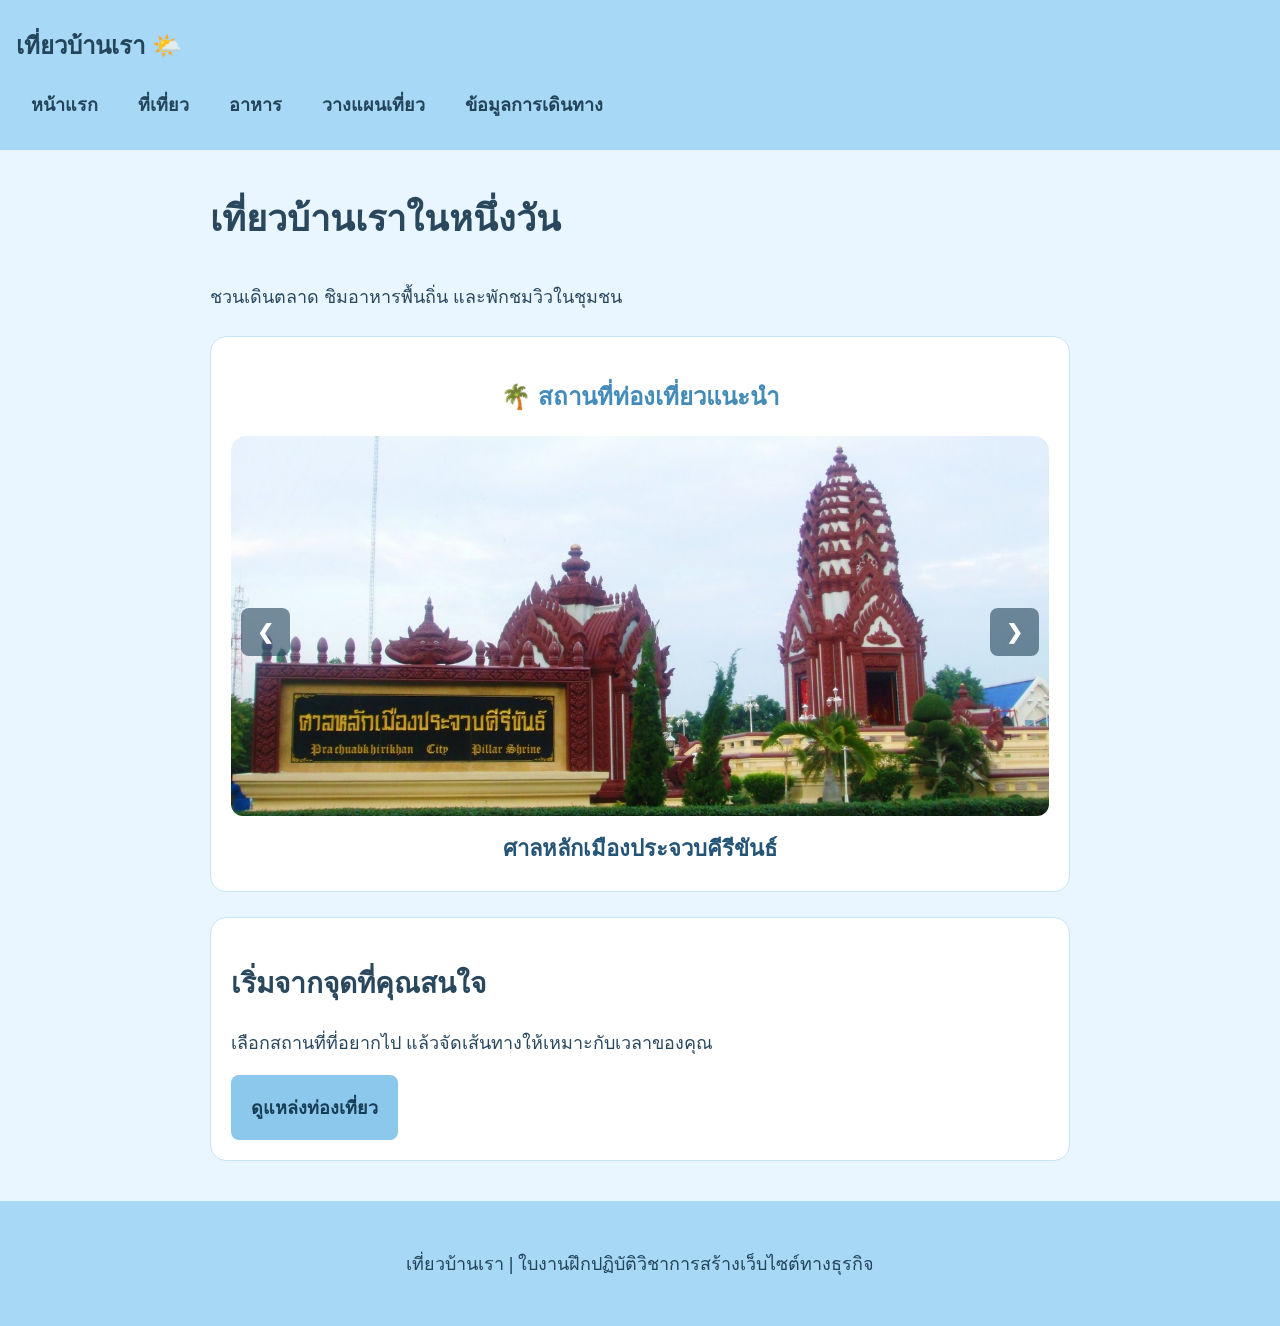
<file: index.html>
<!DOCTYPE html>
<html lang="th">

<head>
    <meta charset="UTF-8">
    <meta name="viewport" content="width=device-width, initial-scale=1.0">
    <title>หน้าแรก | เที่ยวบ้านเรา</title>

    <style>
        * {
            box-sizing: border-box;
        }

        body {
            margin: 0;
            font-family: sans-serif;
            background-color: #EAF6FF;
            color: #29485E;
        }

        header {
            background-color: #A7D8F5;
            color: #23445A;
            padding: 16px;
        }

        .site-name {
            font-size: 24px;
            font-weight: bold;
            margin: 10px 0 25px;
        }

        nav ul {
            list-style: none;
            display: flex;
            flex-wrap: wrap;
            gap: 40px;
            padding: 0;
            margin: 0 15px 15px;
        }

        nav a {
            color: #23445A;
            font-size: 18px;
            font-weight: bold;
            text-decoration: none;
        }

        nav a:hover {
            color: white;
        }

        main {
            max-width: 900px;
            margin: 40px auto;
            padding: 0 20px;
        }

        h1 {
            font-size: 36px;
            margin-bottom: 35px;
        }

        main > p {
            font-size: 18px;
            margin-bottom: 25px;
        }

        .card {
            background-color: #FFFFFF;
            border: 1px solid #C5E5F8;
            border-radius: 16px;
            padding: 20px;
            margin-top: 25px;
        }

        .card h2 {
            font-size: 28px;
        }

        .card p {
            font-size: 18px;
        }

        .button {
            display: inline-block;
            background-color: #8CC8EB;
            color: #173D55;
            text-decoration: none;
            padding: 18px 20px;
            border-radius: 8px;
            font-size: 18px;
            font-weight: bold;
        }

        .button:hover {
            background-color: #69B5E2;
        }

        /* สไลด์รูปภาพ */
        .slider {
            background: white;
            padding: 20px;
            margin-top: 25px;
            border-radius: 16px;
            text-align: center;
            border: 1px solid #C5E5F8;
        }

        .slider h2 {
            color: #438BB8;
        }

        .slider-container {
            position: relative;
            width: 100%;
            overflow: hidden;
            border-radius: 15px;
        }

        .slides {
            display: flex;
            transition: transform 0.5s ease-in-out;
        }

        .slide {
            min-width: 100%;
            box-sizing: border-box;
        }

        .slide img {
            width: 100%;
            height: 380px;
            object-fit: cover;
            display: block;
            border-radius: 12px;
        }

        .slide h3 {
            padding: 15px 10px 5px;
            margin: 0;
            color: #245577;
            font-size: 22px;
        }

        /* ปุ่มกดเลื่อนซ้าย-ขวา */
        .prev, .next {
            cursor: pointer;
            position: absolute;
            top: 45%;
            transform: translateY(-50%);
            width: auto;
            padding: 12px 16px;
            color: white;
            font-weight: bold;
            font-size: 20px;
            background-color: rgba(35, 68, 90, 0.6);
            border: none;
            border-radius: 8px;
            user-select: none;
        }

        .prev {
            left: 10px;
        }

        .next {
            right: 10px;
        }

        .prev:hover, .next:hover {
            background-color: rgba(35, 68, 90, 0.9);
        }

        footer {
            background-color: #A7D8F5;
            color: #23445A;
            padding: 30px 16px;
            margin-top: 40px;
            font-size: 18px;
            text-align: center;
        }

        @media (max-width: 600px) {
            nav ul {
                gap: 15px;
            }

            main {
                margin: 25px auto;
            }

            h1 {
                font-size: 28px;
            }

            .slide img {
                height: 240px;
            }
        }
    </style>
</head>

<body>

    <header>
        <p class="site-name">เที่ยวบ้านเรา 🌤️</p>

        <nav aria-label="เมนูหลัก">
            <ul>
                <li><a href="index.html">หน้าแรก</a></li>
                <li><a href="places.html">ที่เที่ยว</a></li>
                <li><a href="food.html">อาหาร</a></li>
                <li><a href="plan.html">วางแผนเที่ยว</a></li>
                <li><a href="travel.html">ข้อมูลการเดินทาง</a></li>
            </ul>
        </nav>
    </header>

    <main>

        <h1>เที่ยวบ้านเราในหนึ่งวัน</h1>

        <p>ชวนเดินตลาด ชิมอาหารพื้นถิ่น และพักชมวิวในชุมชน</p>

        <!-- รูปภาพเลื่อนอัตโนมัติ + ปุ่มกด -->
        <section class="slider">

            <h2>🌴 สถานที่ท่องเที่ยวแนะนำ</h2>

            <div class="slider-container">

                <div class="slides" id="slideTrack">

                    <div class="slide">
                        <img src="images/lukmuang.jpg" alt="ศาลหลักเมืองประจวบคีรีขันธ์">
                        <h3>ศาลหลักเมืองประจวบคีรีขันธ์</h3>
                    </div>

                    <div class="slide">
                        <img src="images/aomanow.jpg" alt="อ่าวมะนาว">
                        <h3>อ่าวมะนาว</h3>
                    </div>

                    <div class="slide">
                        <img src="images/Kaow.jpg" alt="เขาช่องกระจก">
                        <h3>เขาช่องกระจก</h3>
                    </div>

                    <div class="slide">
                        <img src="images/KLM.jpg" alt="จุดชมวิวทะเล">
                        <h3>จุดชมวิวทะเลประจวบคีรีขันธ์</h3>
                    </div>

                </div>

                <!-- ปุ่มกดเลื่อน -->
                <button class="prev" onclick="moveSlide(-1)">&#10094;</button>
                <button class="next" onclick="moveSlide(1)">&#10095;</button>

            </div>

        </section>

        <section class="card">

            <h2>เริ่มจากจุดที่คุณสนใจ</h2>

            <p>เลือกสถานที่ที่อยากไป แล้วจัดเส้นทางให้เหมาะกับเวลาของคุณ</p>

            <a class="button" href="places.html">
                ดูแหล่งท่องเที่ยว
            </a>

        </section>

    </main>

    <footer>
        <p>เที่ยวบ้านเรา | ใบงานฝึกปฏิบัติวิชาการสร้างเว็บไซต์ทางธุรกิจ</p>
    </footer>

    <!-- สคริปต์ควบคุมสไลด์ -->
    <script>
        let currentIndex = 0;
        const slides = document.querySelectorAll('.slide');
        const totalSlides = slides.length;
        const slideTrack = document.getElementById('slideTrack');

        function updateSlidePosition() {
            slideTrack.style.transform = `translateX(-${currentIndex * 100}%)`;
        }

        function moveSlide(direction) {
            currentIndex += direction;
            if (currentIndex >= totalSlides) {
                currentIndex = 0;
            } else if (currentIndex < 0) {
                currentIndex = totalSlides - 1;
            }
            updateSlidePosition();
        }

        // เลื่อนอัตโนมัติทุกๆ 4 วินาที
        setInterval(() => {
            moveSlide(1);
        }, 4000);
    </script>

</body>
</html>
</file>
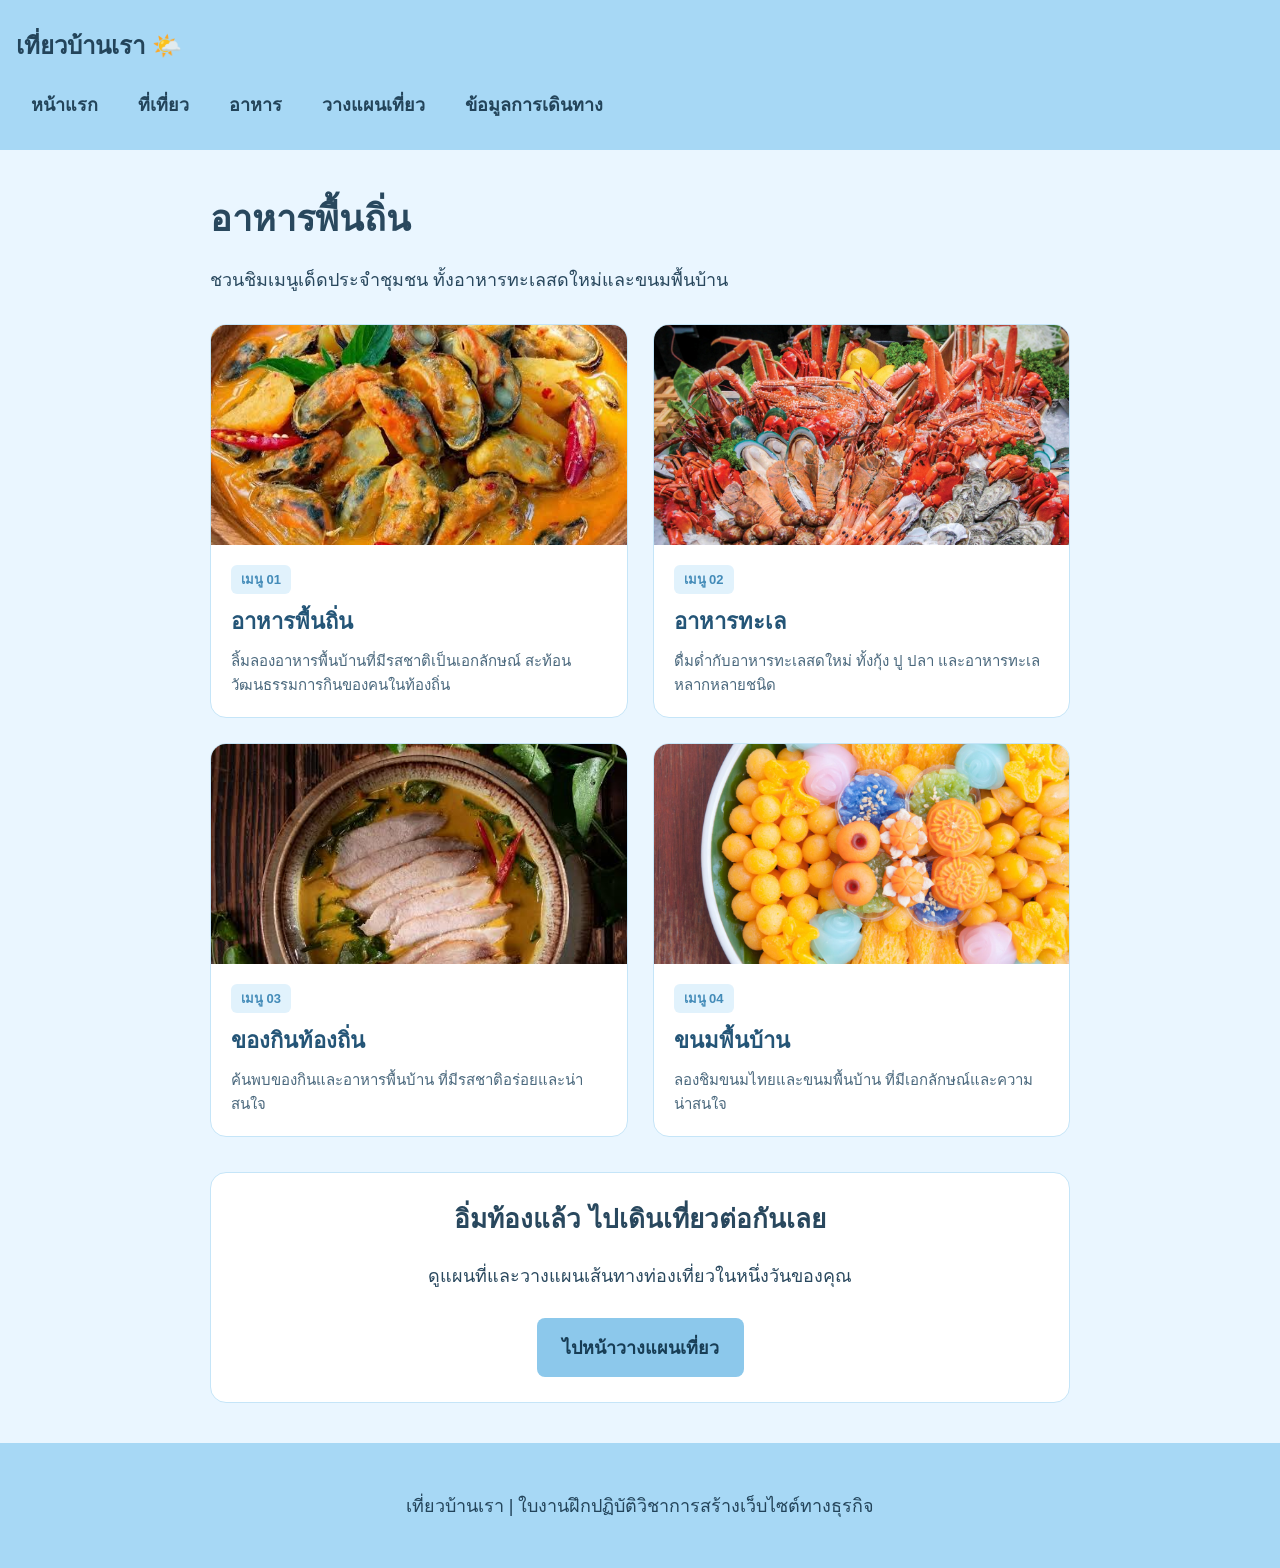
<file: food.html>
<!DOCTYPE html>
<html lang="th">

<head>
    <meta charset="UTF-8">
    <meta name="viewport" content="width=device-width, initial-scale=1.0">
    <title>อาหาร | เที่ยวบ้านเรา</title>

    <style>
        * {
            box-sizing: border-box;
        }

        body {
            margin: 0;
            font-family: sans-serif;
            background-color: #EAF6FF;
            color: #29485E;
        }

        header {
            background-color: #A7D8F5;
            color: #23445A;
            padding: 16px;
        }

        .site-name {
            font-size: 24px;
            font-weight: bold;
            margin: 10px 0 25px;
        }

        nav ul {
            list-style: none;
            display: flex;
            flex-wrap: wrap;
            gap: 40px;
            padding: 0;
            margin: 0 15px 15px;
        }

        nav a {
            color: #23445A;
            font-size: 18px;
            font-weight: bold;
            text-decoration: none;
        }

        nav a:hover {
            color: white;
        }

        main {
            max-width: 900px;
            margin: 40px auto;
            padding: 0 20px;
        }

        h1 {
            font-size: 36px;
            margin-bottom: 15px;
        }

        main > p {
            font-size: 18px;
            margin-bottom: 30px;
        }

        /* การจัดวางการ์ด 2 คอลัมน์เหมือนในภาพ */
        .food-grid {
            display: grid;
            grid-template-columns: repeat(2, 1fr);
            gap: 25px;
        }

        .food-card {
            background-color: #FFFFFF;
            border: 1px solid #C5E5F8;
            border-radius: 16px;
            overflow: hidden;
            display: flex;
            flex-direction: column;
        }

        .food-card img {
            width: 100%;
            height: 220px;
            object-fit: cover;
            display: block;
        }

        .food-info {
            padding: 20px;
            flex-grow: 1;
        }

        .badge {
            display: inline-block;
            background-color: #E1F2FC;
            color: #438BB8;
            font-size: 13px;
            font-weight: bold;
            padding: 4px 10px;
            border-radius: 6px;
            margin-bottom: 10px;
        }

        .food-info h2 {
            font-size: 22px;
            color: #245577;
            margin: 0 0 10px;
        }

        .food-info p {
            font-size: 15px;
            line-height: 1.6;
            color: #4A687D;
            margin: 0;
        }

        .card-bottom {
            background-color: #FFFFFF;
            border: 1px solid #C5E5F8;
            border-radius: 16px;
            padding: 25px;
            margin-top: 35px;
            text-align: center;
        }

        .card-bottom h2 {
            font-size: 26px;
            margin-top: 0;
        }

        .card-bottom p {
            font-size: 18px;
        }

        .button {
            display: inline-block;
            background-color: #8CC8EB;
            color: #173D55;
            text-decoration: none;
            padding: 15px 25px;
            border-radius: 8px;
            font-size: 18px;
            font-weight: bold;
            margin-top: 10px;
        }

        .button:hover {
            background-color: #69B5E2;
        }

        footer {
            background-color: #A7D8F5;
            color: #23445A;
            padding: 30px 16px;
            margin-top: 40px;
            font-size: 18px;
            text-align: center;
        }

        @media (max-width: 650px) {
            nav ul {
                gap: 15px;
            }

            main {
                margin: 25px auto;
            }

            h1 {
                font-size: 28px;
            }

            .food-grid {
                grid-template-columns: 1fr;
            }
        }
    </style>
</head>

<body>

    <header>
        <p class="site-name">เที่ยวบ้านเรา 🌤️</p>

        <nav aria-label="เมนูหลัก">
            <ul>
                <li><a href="index.html">หน้าแรก</a></li>
                <li><a href="places.html">ที่เที่ยว</a></li>
                <li><a href="food.html">อาหาร</a></li>
                <li><a href="plan.html">วางแผนเที่ยว</a></li>
                <li><a href="travel.html">ข้อมูลการเดินทาง</a></li>
            </ul>
        </nav>
    </header>

    <main>

        <h1>อาหารพื้นถิ่น</h1>
        <p>ชวนชิมเมนูเด็ดประจำชุมชน ทั้งอาหารทะเลสดใหม่และขนมพื้นบ้าน</p>

        <div class="food-grid">

            <!-- เมนู 01 -->
            <article class="food-card">
                <img src="images/mm1.jpg" alt="อาหารพื้นถิ่น">
                <div class="food-info">
                    <span class="badge">เมนู 01</span>
                    <h2>อาหารพื้นถิ่น</h2>
                    <p>ลิ้มลองอาหารพื้นบ้านที่มีรสชาติเป็นเอกลักษณ์ สะท้อนวัฒนธรรมการกินของคนในท้องถิ่น</p>
                </div>
            </article>

            <!-- เมนู 02 -->
            <article class="food-card">
                <img src="images/mm4.jpg" alt="อาหารทะเล">
                <div class="food-info">
                    <span class="badge">เมนู 02</span>
                    <h2>อาหารทะเล</h2>
                    <p>ดื่มด่ำกับอาหารทะเลสดใหม่ ทั้งกุ้ง ปู ปลา และอาหารทะเลหลากหลายชนิด</p>
                </div>
            </article>

            <!-- เมนู 03 -->
            <article class="food-card">
                <img src="images/mm3.jpg" alt="ของกินท้องถิ่น">
                <div class="food-info">
                    <span class="badge">เมนู 03</span>
                    <h2>ของกินท้องถิ่น</h2>
                    <p>ค้นพบของกินและอาหารพื้นบ้าน ที่มีรสชาติอร่อยและน่าสนใจ</p>
                </div>
            </article>

            <!-- เมนู 04 -->
            <article class="food-card">
                <img src="images/mm5.jpg" alt="ขนมพื้นบ้าน">
                <div class="food-info">
                    <span class="badge">เมนู 04</span>
                    <h2>ขนมพื้นบ้าน</h2>
                    <p>ลองชิมขนมไทยและขนมพื้นบ้าน ที่มีเอกลักษณ์และความน่าสนใจ</p>
                </div>
            </article>

        </div>

        <section class="card-bottom">
            <h2>อิ่มท้องแล้ว ไปเดินเที่ยวต่อกันเลย</h2>
            <p>ดูแผนที่และวางแผนเส้นทางท่องเที่ยวในหนึ่งวันของคุณ</p>
            <a class="button" href="plan.html">ไปหน้าวางแผนเที่ยว</a>
        </section>

    </main>

    <footer>
        <p>เที่ยวบ้านเรา | ใบงานฝึกปฏิบัติวิชาการสร้างเว็บไซต์ทางธุรกิจ</p>
    </footer>

</body>
</html>
</file>
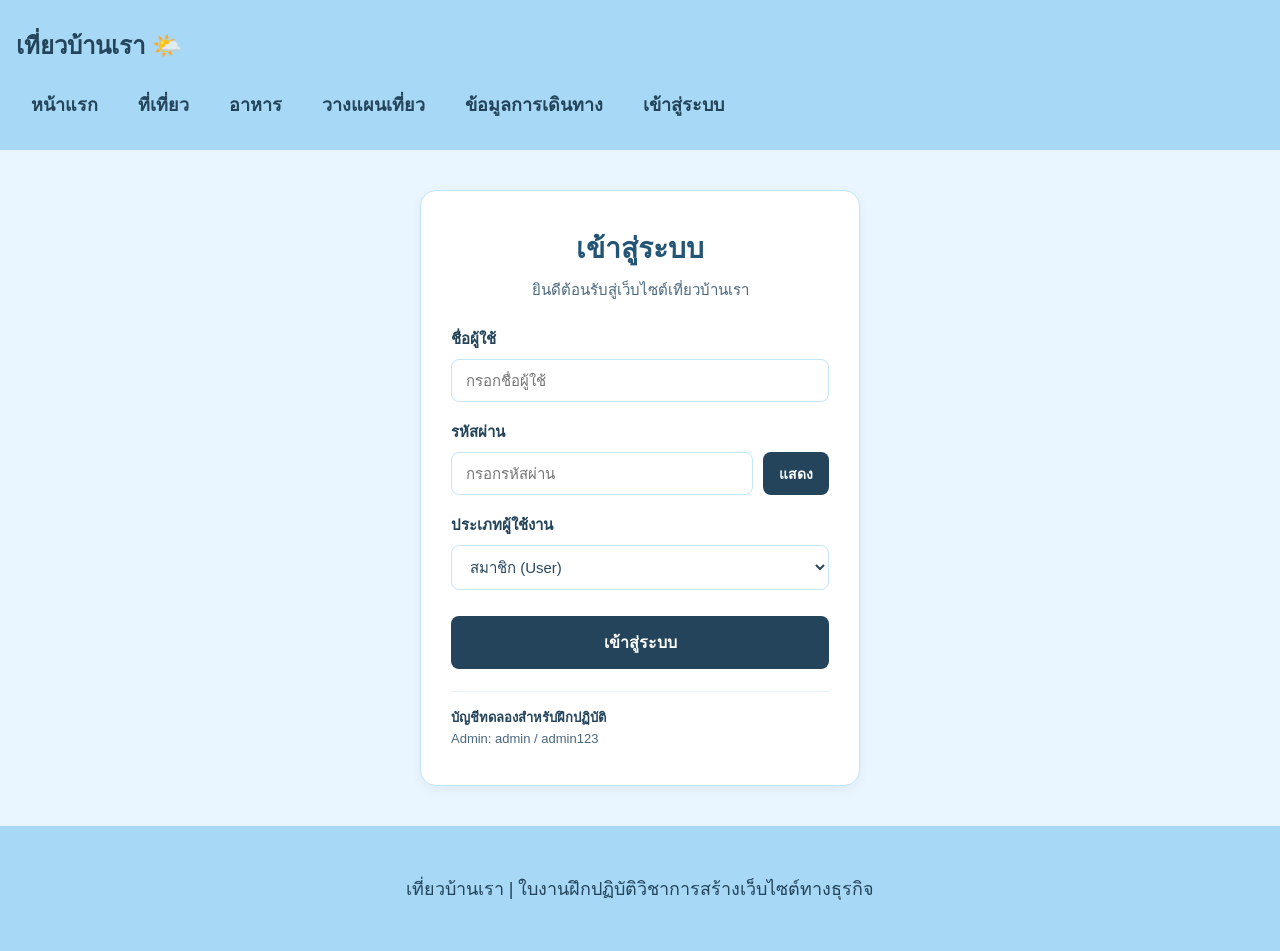
<file: login.html>
<!DOCTYPE html>
<html lang="th">

<head>
    <meta charset="UTF-8">
    <meta name="viewport" content="width=device-width, initial-scale=1.0">
    <title>เข้าสู่ระบบ | เที่ยวบ้านเรา</title>

    <style>
        * {
            box-sizing: border-box;
        }

        body {
            margin: 0;
            font-family: sans-serif;
            background-color: #EAF6FF;
            color: #29485E;
            display: flex;
            flex-direction: column;
            min-height: 100vh;
        }

        header {
            background-color: #A7D8F5;
            color: #23445A;
            padding: 16px;
        }

        .site-name {
            font-size: 24px;
            font-weight: bold;
            margin: 10px 0 25px;
        }

        nav ul {
            list-style: none;
            display: flex;
            flex-wrap: wrap;
            gap: 40px;
            padding: 0;
            margin: 0 15px 15px;
        }

        nav a {
            color: #23445A;
            font-size: 18px;
            font-weight: bold;
            text-decoration: none;
        }

        nav a:hover {
            color: white;
        }

        main {
            flex-grow: 1;
            display: flex;
            justify-content: center;
            align-items: center;
            padding: 40px 20px;
        }

        .login-card {
            background-color: #FFFFFF;
            border: 1px solid #C5E5F8;
            border-radius: 16px;
            padding: 35px 30px;
            width: 100%;
            max-width: 440px;
            box-shadow: 0 4px 12px rgba(35, 68, 90, 0.06);
        }

        .login-card h1 {
            font-size: 28px;
            color: #245577;
            text-align: center;
            margin: 0 0 8px;
        }

        .login-card .subtitle {
            font-size: 15px;
            color: #4A687D;
            text-align: center;
            margin: 0 0 25px;
        }

        .form-group {
            margin-bottom: 18px;
        }

        .form-group label {
            display: block;
            font-size: 15px;
            font-weight: bold;
            color: #23445A;
            margin-bottom: 8px;
        }

        .form-group input,
        .form-group select {
            width: 100%;
            padding: 12px 14px;
            border: 1px solid #C5E5F8;
            border-radius: 8px;
            font-size: 15px;
            color: #29485E;
            background-color: #FFFFFF;
            outline: none;
        }

        .form-group input:focus,
        .form-group select:focus {
            border-color: #69B5E2;
        }

        .password-wrapper {
            display: flex;
            gap: 10px;
        }

        .password-wrapper input {
            flex-grow: 1;
        }

        .toggle-btn {
            background-color: #23445A;
            color: #FFFFFF;
            border: none;
            border-radius: 8px;
            padding: 0 16px;
            font-size: 14px;
            font-weight: bold;
            cursor: pointer;
            white-space: nowrap;
        }

        .toggle-btn:hover {
            background-color: #356382;
        }

        .submit-btn {
            width: 100%;
            background-color: #23445A;
            color: #FFFFFF;
            border: none;
            border-radius: 8px;
            padding: 14px;
            font-size: 16px;
            font-weight: bold;
            cursor: pointer;
            margin-top: 8px;
        }

        .submit-btn:hover {
            background-color: #356382;
        }

        .demo-box {
            margin-top: 22px;
            padding-top: 16px;
            border-top: 1px solid #E1F2FC;
            font-size: 13px;
            color: #4A687D;
            line-height: 1.6;
        }

        .demo-box strong {
            color: #23445A;
        }

        footer {
            background-color: #A7D8F5;
            color: #23445A;
            padding: 30px 16px;
            font-size: 18px;
            text-align: center;
        }

        @media (max-width: 650px) {
            nav ul {
                gap: 15px;
            }
        }
    </style>
</head>

<body>

    <header>
        <p class="site-name">เที่ยวบ้านเรา 🌤️</p>

        <nav aria-label="เมนูหลัก">
            <ul>
                <li><a href="index.html">หน้าแรก</a></li>
                <li><a href="places.html">ที่เที่ยว</a></li>
                <li><a href="food.html">อาหาร</a></li>
                <li><a href="plan.html">วางแผนเที่ยว</a></li>
                <li><a href="travel.html">ข้อมูลการเดินทาง</a></li>
                <li><a href="login.html">เข้าสู่ระบบ</a></li>
            </ul>
        </nav>
    </header>

    <main>
        <div class="login-card">
            <h1>เข้าสู่ระบบ</h1>
            <p class="subtitle">ยินดีต้อนรับสู่เว็บไซต์เที่ยวบ้านเรา</p>

            <form onsubmit="handleLogin(event)">
                <div class="form-group">
                    <label for="username">ชื่อผู้ใช้</label>
                    <input type="text" id="username" placeholder="กรอกชื่อผู้ใช้" required>
                </div>

                <div class="form-group">
                    <label for="password">รหัสผ่าน</label>
                    <div class="password-wrapper">
                        <input type="password" id="password" placeholder="กรอกรหัสผ่าน" required>
                        <button type="button" class="toggle-btn" onclick="togglePassword()">แสดง</button>
                    </div>
                </div>

                <div class="form-group">
                    <label for="role">ประเภทผู้ใช้งาน</label>
                    <select id="role">
                        <option value="user">สมาชิก (User)</option>
                        <option value="admin">ผู้ดูแลระบบ (Admin)</option>
                    </select>
                </div>

                <button type="submit" class="submit-btn">เข้าสู่ระบบ</button>
            </form>

            <div class="demo-box">
                <strong>บัญชีทดลองสำหรับฝึกปฏิบัติ</strong><br>
                Admin: admin / admin123
            </div>
        </div>
    </main>

    <footer>
        <p>เที่ยวบ้านเรา | ใบงานฝึกปฏิบัติวิชาการสร้างเว็บไซต์ทางธุรกิจ</p>
    </footer>

    <script>
        function togglePassword() {
            const passwordInput = document.getElementById('password');
            const toggleBtn = document.querySelector('.toggle-btn');
            if (passwordInput.type === 'password') {
                passwordInput.type = 'text';
                toggleBtn.textContent = 'ซ่อน';
            } else {
                passwordInput.type = 'password';
                toggleBtn.textContent = 'แสดง';
            }
        }

        function handleLogin(event) {
            event.preventDefault();
            const username = document.getElementById('username').value;
            alert('ยินดีต้อนรับคุณ ' + username + ' เข้าสู่ระบบเรียบร้อยแล้ว!');
            window.location.href = 'index.html';
        }
    </script>

</body>
</html>
</file>
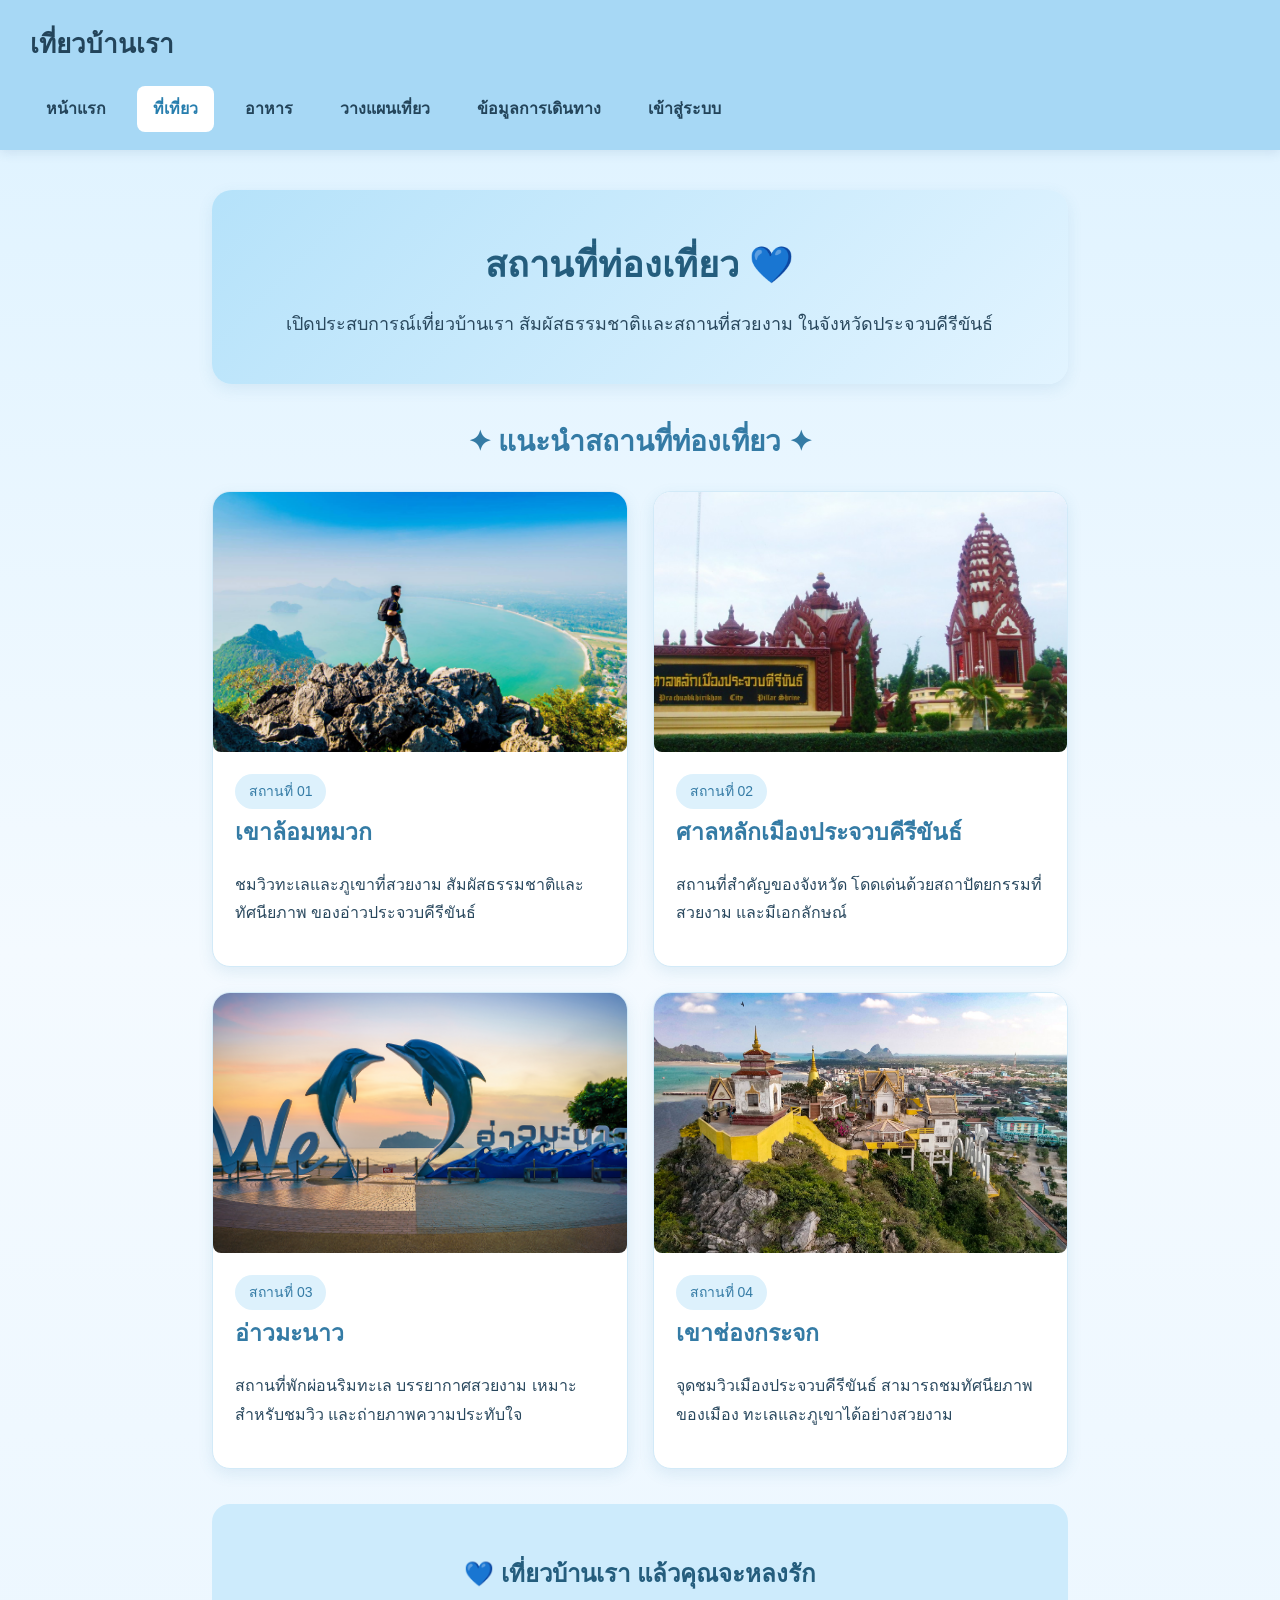
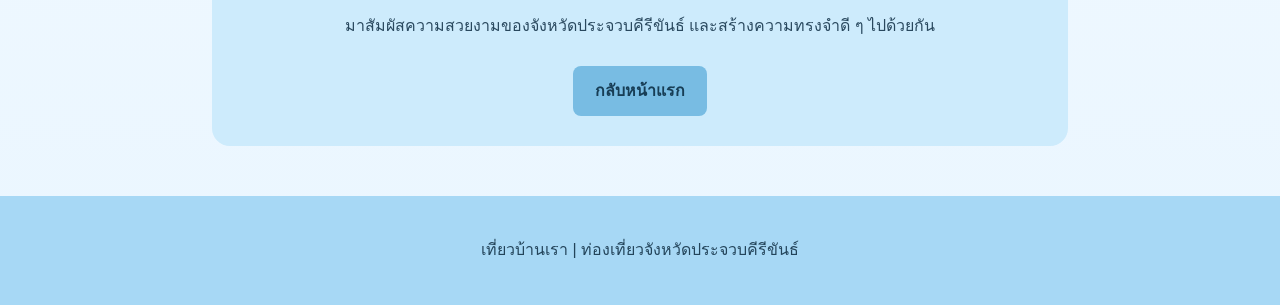
<file: places.html>
<!DOCTYPE html>
<html lang="th">

<head>
    <meta charset="UTF-8">
    <meta name="viewport" content="width=device-width, initial-scale=1.0">

    <title>ที่เที่ยว | เที่ยวบ้านเรา</title>

    <link rel="stylesheet" href="style.css">

    <style>
        body {
            margin: 0;
            font-family: sans-serif;
            color: #29485E;
            background: linear-gradient(
                180deg,
                #DDF2FF,
                #F4FAFF,
                #EAF6FF
            );
        }

        header {
            background: #A7D8F5;
            color: #23445A;
            padding: 18px 30px;
            box-shadow: 0 3px 10px rgba(50, 100, 140, 0.12);
        }

        .site-name {
            font-size: 26px;
            font-weight: bold;
            margin: 5px 0 20px;
        }

        nav ul {
            display: flex;
            flex-wrap: wrap;
            gap: 15px;
            list-style: none;
            padding: 0;
            margin: 0;
        }

        nav a {
            display: block;
            text-decoration: none;
            color: #23445A;
            font-weight: bold;
            padding: 10px 16px;
            border-radius: 8px;
            transition: 0.3s;
        }

        nav a:hover,
        nav a[aria-current="page"] {
            background: white;
            color: #277EAE;
        }

        main {
            max-width: 1100px;
            margin: 40px auto;
            padding: 0 20px;
        }

        .banner {
            text-align: center;
            background: linear-gradient(
                135deg,
                #B5E2FA,
                #E2F4FF
            );
            padding: 45px 20px;
            border-radius: 20px;
            margin-bottom: 35px;
            box-shadow: 0 5px 15px rgba(65, 140, 180, 0.12);
        }

        .banner h1 {
            font-size: 36px;
            color: #245D7D;
            margin: 0 0 15px;
        }

        .banner p {
            font-size: 18px;
            margin: 0;
        }

        .section-title {
            text-align: center;
            color: #347BA5;
            font-size: 28px;
            margin-bottom: 25px;
        }

        .place-gallery {
            display: grid;
            grid-template-columns: repeat(2, 1fr);
            gap: 25px;
        }

        .place-card {
            background: white;
            border-radius: 18px;
            overflow: hidden;
            border: 1px solid #D2EAF8;
            box-shadow: 0 5px 15px rgba(60, 130, 170, 0.12);
            transition: 0.3s;
        }

        .place-card:hover {
            transform: translateY(-6px);
            box-shadow: 0 10px 22px rgba(60, 130, 170, 0.2);
        }

        .place-card img {
            width: 100%;
            height: 260px;
            object-fit: cover;
            display: block;
        }

        .place-info {
            padding: 22px;
        }

        .place-info h2 {
            color: #347BA5;
            font-size: 23px;
            margin-top: 5px;
        }

        .place-info p {
            line-height: 1.8;
            font-size: 16px;
        }

        .number {
            display: inline-block;
            background: #DDF1FC;
            color: #347BA5;
            padding: 6px 14px;
            border-radius: 20px;
            font-size: 14px;
        }

        .bottom-box {
            text-align: center;
            background: #CDEBFC;
            padding: 30px 20px;
            border-radius: 18px;
            margin-top: 35px;
        }

        .bottom-box h2 {
            color: #245D7D;
        }

        .button {
            display: inline-block;
            background: #78BCE3;
            color: #173D55;
            padding: 12px 22px;
            border-radius: 8px;
            text-decoration: none;
            font-weight: bold;
            margin-top: 10px;
        }

        .button:hover {
            background: #58A7D6;
            color: white;
        }

        footer {
            background: #A7D8F5;
            color: #23445A;
            padding: 25px;
            text-align: center;
            margin-top: 50px;
        }

        @media (max-width: 650px) {
            nav ul {
                gap: 5px;
            }

            nav a {
                padding: 8px;
                font-size: 14px;
            }

            .place-gallery {
                grid-template-columns: 1fr;
            }

            .banner h1 {
                font-size: 27px;
            }
        }
    </style>
</head>

<body>

    <header>

        <p class="site-name">เที่ยวบ้านเรา</p>

        <nav aria-label="เมนูหลัก">
            <ul>
                <li><a href="index.html">หน้าแรก</a></li>
                <li><a href="places.html" aria-current="page">ที่เที่ยว</a></li>
                <li><a href="food.html">อาหาร</a></li>
                <li><a href="plan.html">วางแผนเที่ยว</a></li>
                <li><a href="travel.html">ข้อมูลการเดินทาง</a></li>
                <li><a href="login.html">เข้าสู่ระบบ</a></li>
            </ul>
        </nav>

    </header>

    <main>

        <section class="banner">

            <h1>สถานที่ท่องเที่ยว 💙</h1>

            <p>
                เปิดประสบการณ์เที่ยวบ้านเรา
                สัมผัสธรรมชาติและสถานที่สวยงาม
                ในจังหวัดประจวบคีรีขันธ์
            </p>

        </section>

        <h2 class="section-title">
            ✦ แนะนำสถานที่ท่องเที่ยว ✦
        </h2>

        <section class="place-gallery">
            <div class="place-card">

                <img src="images/KLM.jpg"
                     alt="วิวภูเขาและทะเล">

                <div class="place-info">

                    <span class="number">สถานที่ 01</span>

                    <h2>เขาล้อมหมวก</h2>

                    <p>
                        ชมวิวทะเลและภูเขาที่สวยงาม
                        สัมผัสธรรมชาติและทัศนียภาพ
                        ของอ่าวประจวบคีรีขันธ์
                    </p>

                </div>
            </div>

            <div class="place-card">

                <img src="images/lukmuang.jpg"
                     alt="ศาลหลักเมืองประจวบคีรีขันธ์">

                <div class="place-info">

                    <span class="number">สถานที่ 02</span>

                    <h2>ศาลหลักเมืองประจวบคีรีขันธ์</h2>

                    <p>
                        สถานที่สำคัญของจังหวัด
                        โดดเด่นด้วยสถาปัตยกรรมที่สวยงาม
                        และมีเอกลักษณ์
                    </p>

                </div>
            </div>

            <div class="place-card">

                <img src="images/aomanow.jpg"
                     alt="จุดถ่ายภาพโลมา">

                <div class="place-info">

                    <span class="number">สถานที่ 03</span>

                    <h2>อ่าวมะนาว</h2>

                    <p>
                        สถานที่พักผ่อนริมทะเล
                        บรรยากาศสวยงาม เหมาะสำหรับชมวิว
                        และถ่ายภาพความประทับใจ
                    </p>

                </div>
            </div>

            <div class="place-card">

                <img src="images/Kaow.jpg"
                     alt="วิววัดและภูเขา">

                <div class="place-info">

                    <span class="number">สถานที่ 04</span>

                    <h2>เขาช่องกระจก</h2>

                    <p>
                        จุดชมวิวเมืองประจวบคีรีขันธ์
                        สามารถชมทัศนียภาพของเมือง
                        ทะเลและภูเขาได้อย่างสวยงาม
                    </p>

                </div>
            </div>

        </section>

        <section class="bottom-box">

            <h2>💙 เที่ยวบ้านเรา แล้วคุณจะหลงรัก</h2>

            <p>
                มาสัมผัสความสวยงามของจังหวัดประจวบคีรีขันธ์
                และสร้างความทรงจำดี ๆ ไปด้วยกัน
            </p>

            <a class="button" href="index.html">
                กลับหน้าแรก
            </a>

        </section>

    </main>

    <footer>

        <p>
            เที่ยวบ้านเรา | ท่องเที่ยวจังหวัดประจวบคีรีขันธ์
        </p>

    </footer>

</body>

</html>
</file>
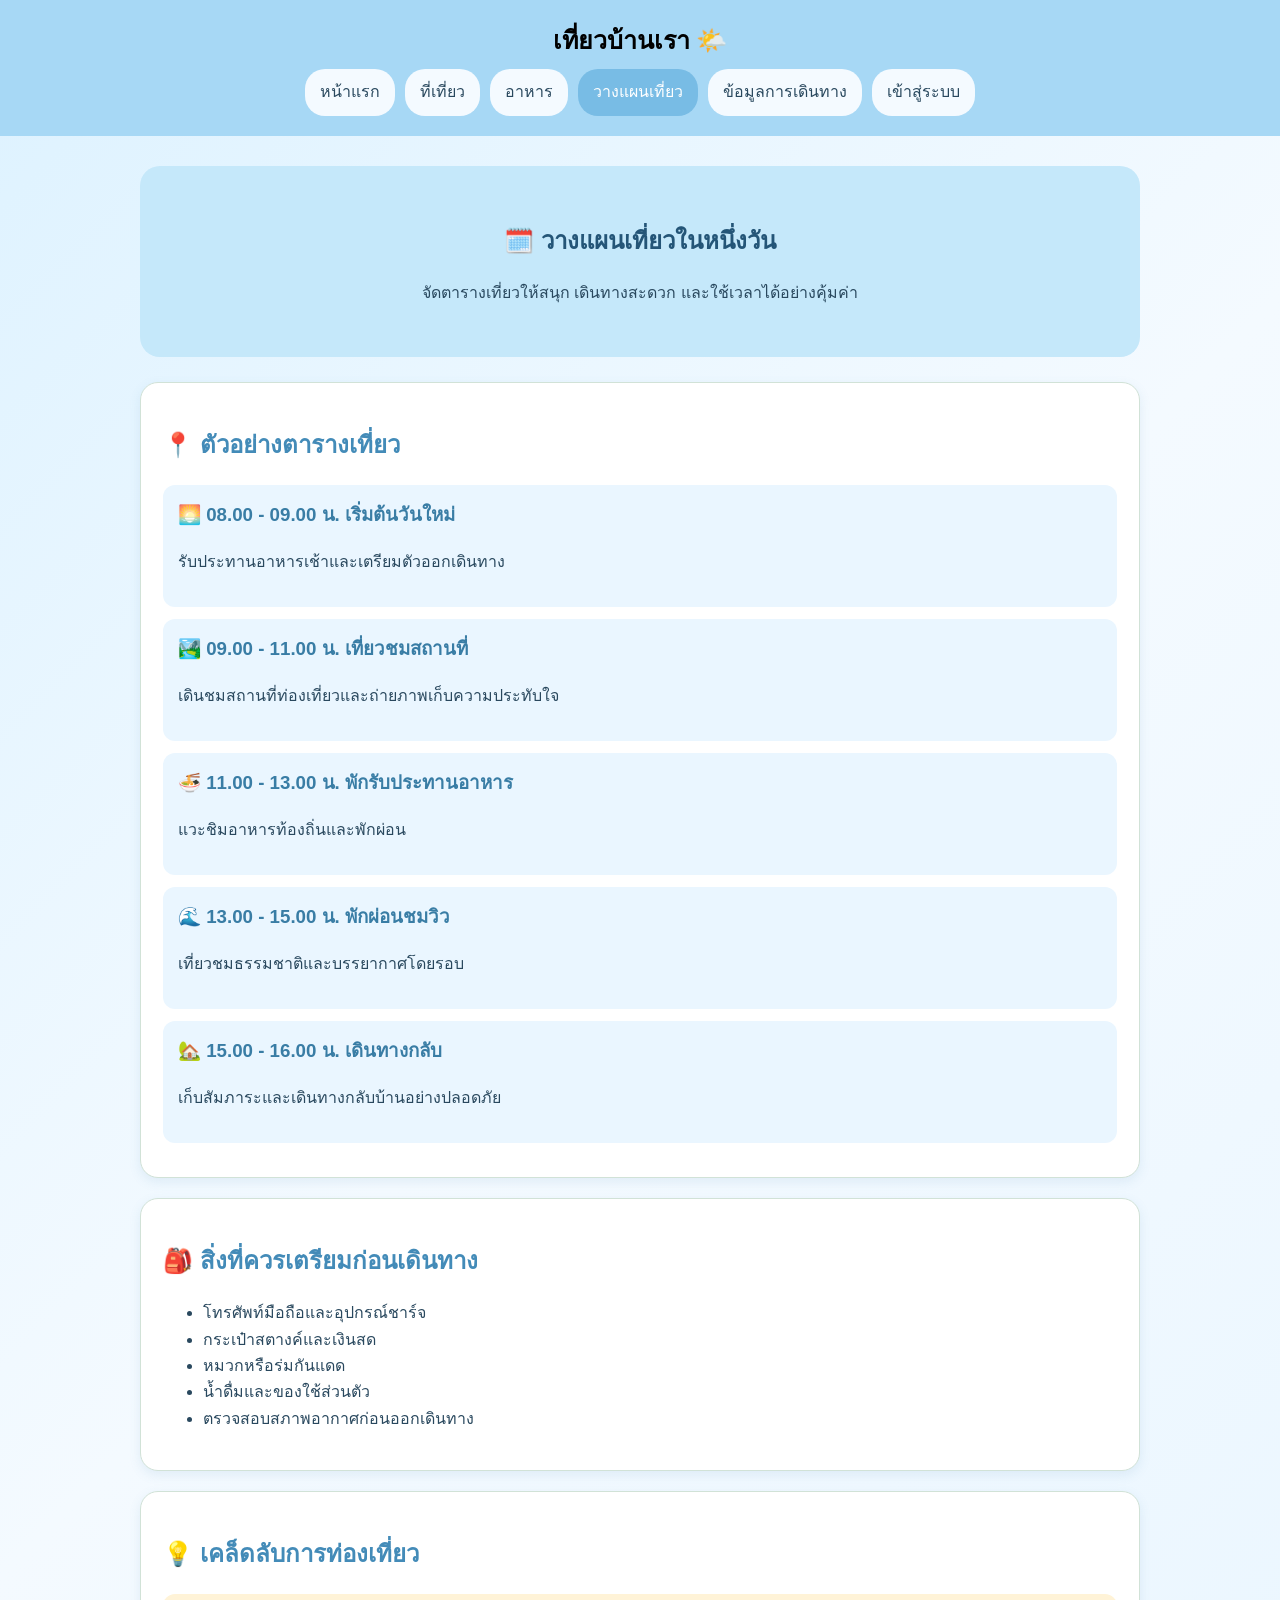
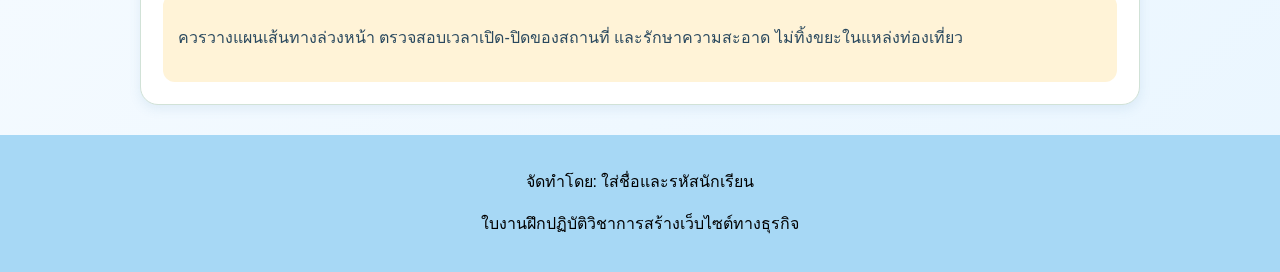
<file: plan.html>
<!DOCTYPE html>
<html lang="th">
<head>
    <meta charset="UTF-8">
    <meta name="viewport" content="width=device-width, initial-scale=1.0">
    <title>วางแผนเที่ยว | เที่ยวบ้านเรา</title>
    <link rel="stylesheet" href="style.css">

    <style>
        body {
            margin: 0;
            font-family: sans-serif;
            color: #29485E;
            background: linear-gradient(135deg, #DDF2FF, #F4FAFF, #EAF6FF);
        }

        header {
            background: #A7D8F5;
            padding: 20px;
            text-align: center;
        }

        .site-name {
            font-size: 25px;
            font-weight: bold;
        }

        nav ul {
            display: flex;
            justify-content: center;
            flex-wrap: wrap;
            gap: 10px;
            padding: 0;
            list-style: none;
        }

        nav a {
            display: block;
            padding: 10px 15px;
            color: #29485E;
            text-decoration: none;
            border-radius: 20px;
            background: #F4FAFF;
        }

        nav a:hover,
        nav a[aria-current="page"] {
            background: #78BCE5;
            color: white;
        }

        main {
            width: 90%;
            max-width: 1000px;
            margin: 30px auto;
        }

        .banner {
            text-align: center;
            padding: 35px 15px;
            background: #C5E8FA;
            border-radius: 20px;
            margin-bottom: 25px;
        }

        .banner h1 {
            color: #245577;
        }

        .card {
            background: white;
            padding: 22px;
            margin-bottom: 20px;
            border-radius: 18px;
            box-shadow: 0 4px 12px rgba(80, 140, 180, 0.12);
        }

        .card h2 {
            color: #438BB8;
        }

        .day {
            background: #EAF6FF;
            padding: 15px;
            margin: 12px 0;
            border-radius: 12px;
        }

        .day h3 {
            margin-top: 0;
            color: #397DA5;
        }

        .tip {
            background: #FFF3D7;
            padding: 15px;
            border-radius: 12px;
        }

        footer {
            background: #A7D8F5;
            text-align: center;
            padding: 18px;
            margin-top: 30px;
        }

        @media (max-width: 600px) {
            nav ul {
                flex-direction: column;
            }

            nav a {
                text-align: center;
            }
        }
    </style>
</head>

<body>

<header>
    <p class="site-name">เที่ยวบ้านเรา 🌤️</p>

    <nav aria-label="เมนูหลัก">
        <ul>
            <li><a href="index.html">หน้าแรก</a></li>
            <li><a href="places.html">ที่เที่ยว</a></li>
            <li><a href="food.html">อาหาร</a></li>
            <li><a href="plan.html" aria-current="page">วางแผนเที่ยว</a></li>
            <li><a href="travel.html">ข้อมูลการเดินทาง</a></li>
            <li><a href="login.html">เข้าสู่ระบบ</a></li>
        </ul>
    </nav>
</header>

<main>

    <section class="banner">
        <h1>🗓️ วางแผนเที่ยวในหนึ่งวัน</h1>
        <p>จัดตารางเที่ยวให้สนุก เดินทางสะดวก และใช้เวลาได้อย่างคุ้มค่า</p>
    </section>

    <section class="card">
        <h2>📍 ตัวอย่างตารางเที่ยว</h2>

        <div class="day">
            <h3>🌅 08.00 - 09.00 น. เริ่มต้นวันใหม่</h3>
            <p>รับประทานอาหารเช้าและเตรียมตัวออกเดินทาง</p>
        </div>

        <div class="day">
            <h3>🏞️ 09.00 - 11.00 น. เที่ยวชมสถานที่</h3>
            <p>เดินชมสถานที่ท่องเที่ยวและถ่ายภาพเก็บความประทับใจ</p>
        </div>

        <div class="day">
            <h3>🍜 11.00 - 13.00 น. พักรับประทานอาหาร</h3>
            <p>แวะชิมอาหารท้องถิ่นและพักผ่อน</p>
        </div>

        <div class="day">
            <h3>🌊 13.00 - 15.00 น. พักผ่อนชมวิว</h3>
            <p>เที่ยวชมธรรมชาติและบรรยากาศโดยรอบ</p>
        </div>

        <div class="day">
            <h3>🏡 15.00 - 16.00 น. เดินทางกลับ</h3>
            <p>เก็บสัมภาระและเดินทางกลับบ้านอย่างปลอดภัย</p>
        </div>
    </section>

    <section class="card">
        <h2>🎒 สิ่งที่ควรเตรียมก่อนเดินทาง</h2>
        <ul>
            <li>โทรศัพท์มือถือและอุปกรณ์ชาร์จ</li>
            <li>กระเป๋าสตางค์และเงินสด</li>
            <li>หมวกหรือร่มกันแดด</li>
            <li>น้ำดื่มและของใช้ส่วนตัว</li>
            <li>ตรวจสอบสภาพอากาศก่อนออกเดินทาง</li>
        </ul>
    </section>

    <section class="card">
        <h2>💡 เคล็ดลับการท่องเที่ยว</h2>
        <div class="tip">
            <p>ควรวางแผนเส้นทางล่วงหน้า ตรวจสอบเวลาเปิด-ปิดของสถานที่ และรักษาความสะอาด ไม่ทิ้งขยะในแหล่งท่องเที่ยว</p>
        </div>
    </section>

</main>

<footer>
    <p>จัดทำโดย: ใส่ชื่อและรหัสนักเรียน</p>
    <p>ใบงานฝึกปฏิบัติวิชาการสร้างเว็บไซต์ทางธุรกิจ</p>
</footer>

</body>
</html>
</file>
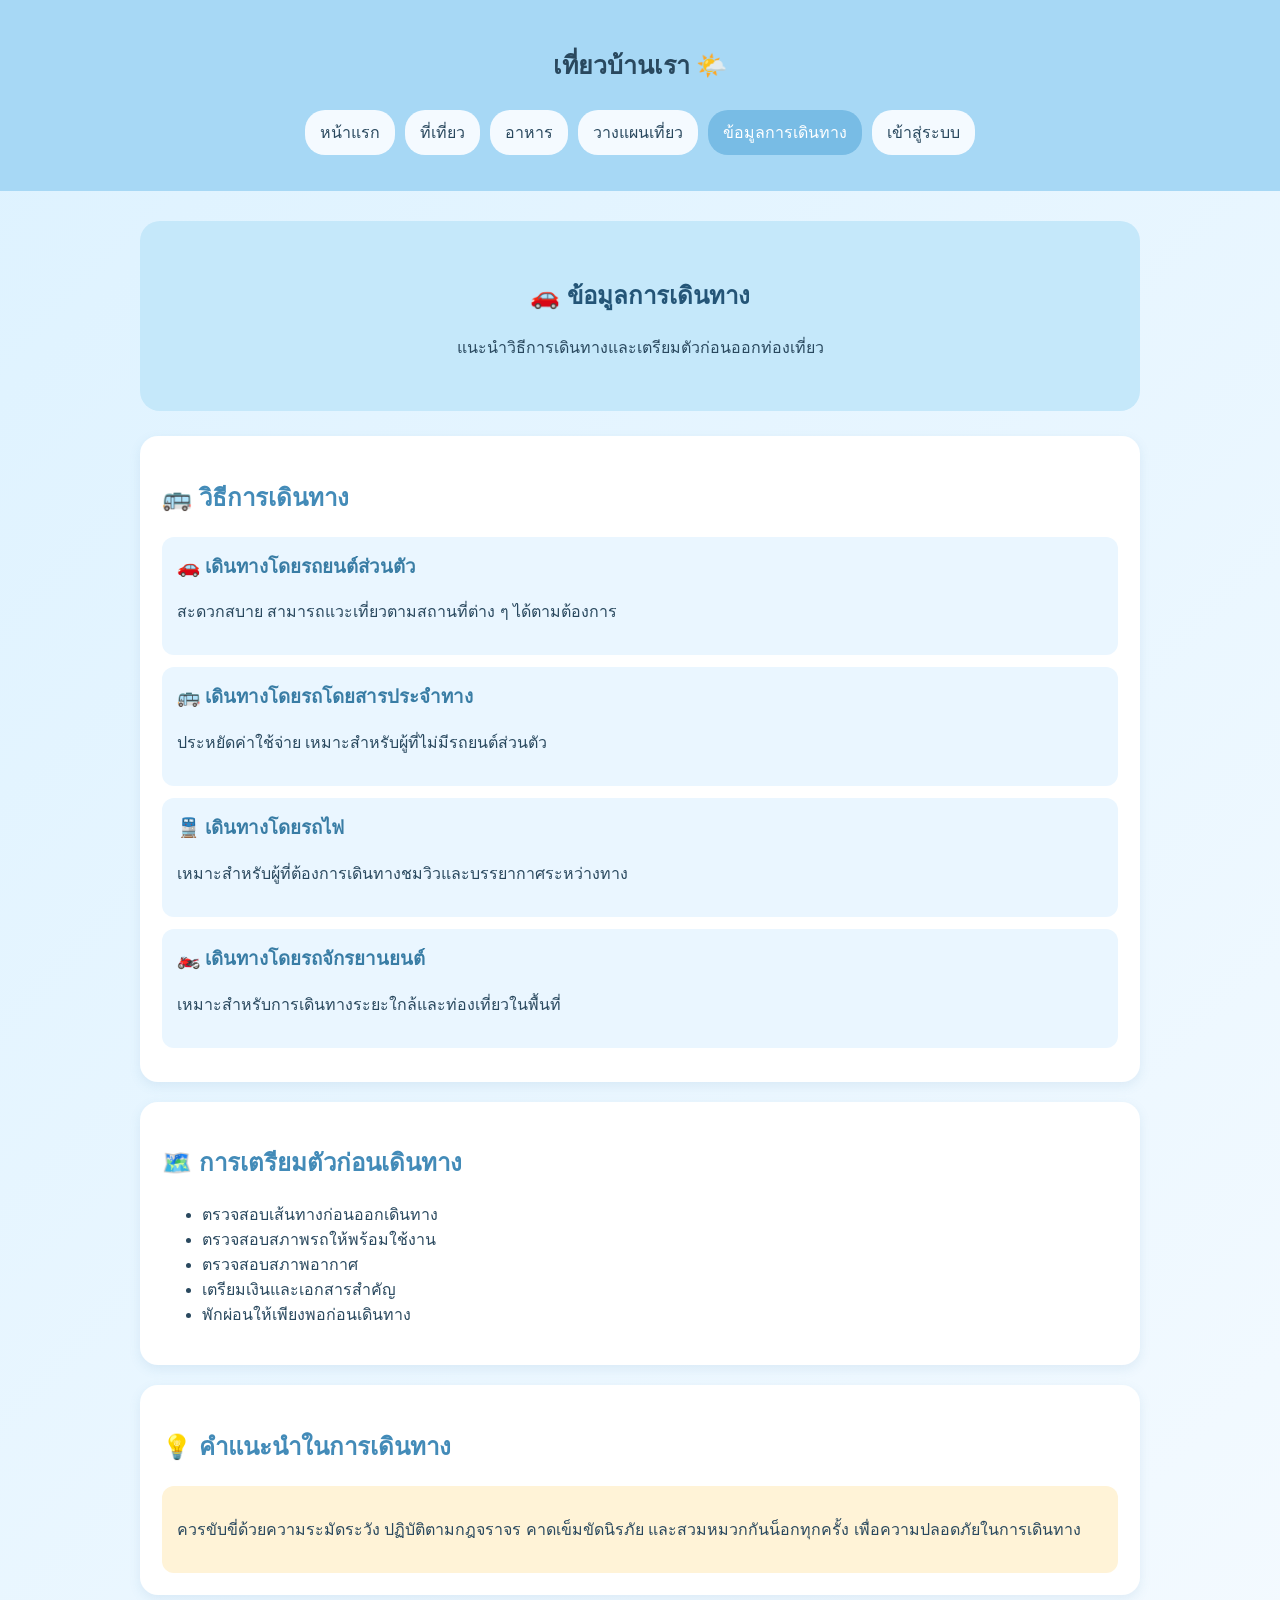
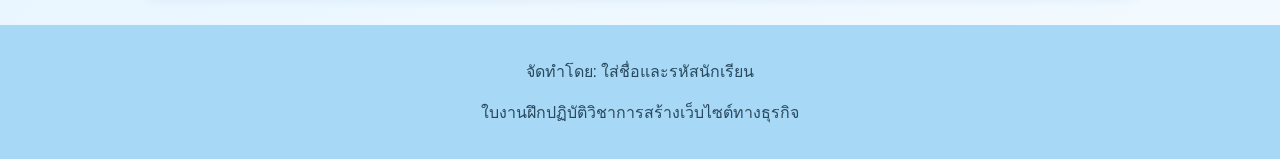
<file: travel.html>
<!DOCTYPE html>
<html lang="th">
<head>
    <meta charset="UTF-8">
    <meta name="viewport" content="width=device-width, initial-scale=1.0">
    <title>ข้อมูลการเดินทาง | เที่ยวบ้านเรา</title>

    <style>
        body {
            margin: 0;
            font-family: sans-serif;
            color: #29485E;
            background: linear-gradient(135deg, #DDF2FF, #F4FAFF);
        }

        header {
            background: #A7D8F5;
            padding: 20px;
            text-align: center;
        }

        .site-name {
            font-size: 25px;
            font-weight: bold;
        }

        nav ul {
            display: flex;
            justify-content: center;
            flex-wrap: wrap;
            gap: 10px;
            padding: 0;
            list-style: none;
        }

        nav a {
            display: block;
            padding: 10px 15px;
            color: #29485E;
            text-decoration: none;
            border-radius: 20px;
            background: #F4FAFF;
        }

        nav a:hover,
        nav a[aria-current="page"] {
            background: #78BCE5;
            color: white;
        }

        main {
            width: 90%;
            max-width: 1000px;
            margin: 30px auto;
        }

        .banner {
            text-align: center;
            padding: 35px 15px;
            background: #C5E8FA;
            border-radius: 20px;
            margin-bottom: 25px;
        }

        .banner h1 {
            color: #245577;
        }

        .card {
            background: white;
            padding: 22px;
            margin-bottom: 20px;
            border-radius: 18px;
            box-shadow: 0 4px 12px rgba(80, 140, 180, 0.12);
        }

        .card h2 {
            color: #438BB8;
        }

        .travel {
            background: #EAF6FF;
            padding: 15px;
            margin: 12px 0;
            border-radius: 12px;
        }

        .travel h3 {
            margin-top: 0;
            color: #397DA5;
        }

        .tip {
            background: #FFF3D7;
            padding: 15px;
            border-radius: 12px;
        }

        footer {
            background: #A7D8F5;
            text-align: center;
            padding: 18px;
            margin-top: 30px;
        }

        @media (max-width: 600px) {
            nav ul {
                flex-direction: column;
            }

            nav a {
                text-align: center;
            }
        }
    </style>
</head>

<body>

<header>
    <p class="site-name">เที่ยวบ้านเรา 🌤️</p>

    <nav aria-label="เมนูหลัก">
        <ul>
            <li><a href="index.html">หน้าแรก</a></li>
            <li><a href="places.html">ที่เที่ยว</a></li>
            <li><a href="food.html">อาหาร</a></li>
            <li><a href="plan.html">วางแผนเที่ยว</a></li>
            <li><a href="travel.html" aria-current="page">ข้อมูลการเดินทาง</a></li>
            <li><a href="login.html">เข้าสู่ระบบ</a></li>
        </ul>
    </nav>
</header>

<main>

    <section class="banner">
        <h1>🚗 ข้อมูลการเดินทาง</h1>
        <p>แนะนำวิธีการเดินทางและเตรียมตัวก่อนออกท่องเที่ยว</p>
    </section>

    <section class="card">
        <h2>🚌 วิธีการเดินทาง</h2>

        <div class="travel">
            <h3>🚗 เดินทางโดยรถยนต์ส่วนตัว</h3>
            <p>สะดวกสบาย สามารถแวะเที่ยวตามสถานที่ต่าง ๆ ได้ตามต้องการ</p>
        </div>

        <div class="travel">
            <h3>🚌 เดินทางโดยรถโดยสารประจำทาง</h3>
            <p>ประหยัดค่าใช้จ่าย เหมาะสำหรับผู้ที่ไม่มีรถยนต์ส่วนตัว</p>
        </div>

        <div class="travel">
            <h3>🚆 เดินทางโดยรถไฟ</h3>
            <p>เหมาะสำหรับผู้ที่ต้องการเดินทางชมวิวและบรรยากาศระหว่างทาง</p>
        </div>

        <div class="travel">
            <h3>🏍️ เดินทางโดยรถจักรยานยนต์</h3>
            <p>เหมาะสำหรับการเดินทางระยะใกล้และท่องเที่ยวในพื้นที่</p>
        </div>
    </section>

    <section class="card">
        <h2>🗺️ การเตรียมตัวก่อนเดินทาง</h2>
        <ul>
            <li>ตรวจสอบเส้นทางก่อนออกเดินทาง</li>
            <li>ตรวจสอบสภาพรถให้พร้อมใช้งาน</li>
            <li>ตรวจสอบสภาพอากาศ</li>
            <li>เตรียมเงินและเอกสารสำคัญ</li>
            <li>พักผ่อนให้เพียงพอก่อนเดินทาง</li>
        </ul>
    </section>

    <section class="card">
        <h2>💡 คำแนะนำในการเดินทาง</h2>
        <div class="tip">
            <p>
                ควรขับขี่ด้วยความระมัดระวัง ปฏิบัติตามกฎจราจร
                คาดเข็มขัดนิรภัย และสวมหมวกกันน็อกทุกครั้ง
                เพื่อความปลอดภัยในการเดินทาง
            </p>
        </div>
    </section>

</main>

<footer>
    <p>จัดทำโดย: ใส่ชื่อและรหัสนักเรียน</p>
    <p>ใบงานฝึกปฏิบัติวิชาการสร้างเว็บไซต์ทางธุรกิจ</p>
</footer>

</body>
</html>
</file>
<file: style.css>
* {
box-sizing: border-box;
}
body {
	margin: 0;
	font-family: system-ui, sans-serif;
	line-height: 1.65;
	color: #212121;        /*สีตัวอักษรที่แสดงผลในส่วนของเนื้อหาเว็บ*/
	background: #C0E4F6;    /*สีพื้นหลังของตัวเว็บ*/
}
header, footer {
	padding: 1rem;
	color: #000000;   
	background: #ADD495;   /*สีพื้นหลังของส่วนหัวเว็บและท้ายเว็บ*/
}
.site-name {
	margin: 0 0 0.5rem;
	font-size: 1.25rem;
	font-weigth: bold;
}
nav ul {
	display: flex;
	flex-wrap: wrap;
	gap: 0.5rem;
	margin: 0;
	padding: 0;
	list-style: none;
}
nav a {
	display: block;
	padding: 0.35rem 0.75rem;
	color: #ffffff;   /*สีตัวอักษรบนเมนู*/
	border-radius: 0.35rem;
}
nav a:hover, nav a[aria-current="page"] {
	background: #F8E8D3;   /*พื้นหลังของเมนูเมื่อเอาเมาส์ไปวางชี้*/
	color: #174c3c;
}
a:focus-visible {
	outline: 3px solid #c67400;
	outline-offset: 3px;
}
main {
	width: min(92%, 56rem);
	margin: 2rem auto;
}
.card {
	margin: 1rem 0;
	padding: 1rem;
	border: 1px solid #d1e2d7;
	border-radius: 0.75rem;
	background: #FFF3D7;  /*สีพื้นหลังของกรอบcard*/
}
img {
	display: block;
	max-width: 100%;
	heigth: auto;
	border-radius: 0.5rem;
}
.button {
	display: inline-block;
	padding: 0.6rem 1rem;
	border-radius: 0.35rem;
	background: #FFBFC5;  /*สีของปุ่ม*/
	color: white;
	text-decoration: none;
}
</file>
